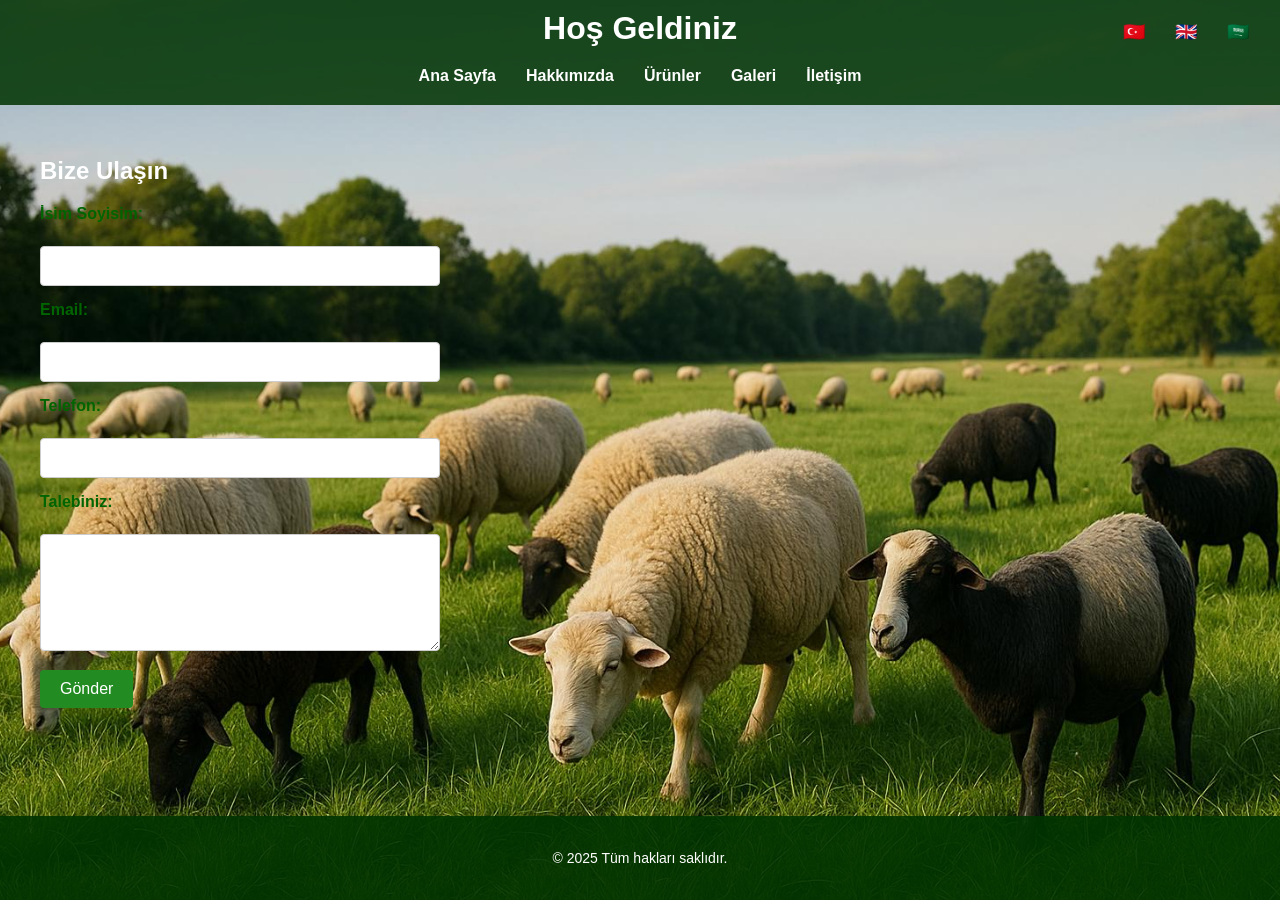
<file: contact.html>
<!DOCTYPE html>
<html lang="tr">
<head>
  <meta charset="UTF-8">
  <title>İletişim</title>
  <link rel="stylesheet" href="style.css">
</head>
<body>
  <header>
    <h1 data-tr="Hoş Geldiniz" data-en="Welcome" data-ar="مرحبًا">Hoş Geldiniz</h1>
    <nav>
       <a href="index.html" data-tr="Ana Sayfa" data-en="Home" data-ar="الصفحة الرئيسية">Ana Sayfa</a>
      <a href="about.html" data-tr="Hakkımızda" data-en="About Us" data-ar="من نحن">Hakkımızda</a>
      <a href="products.html" data-tr="Ürünler" data-en="Products" data-ar="المنتجات">Ürünler</a>
      <a href="gallery.html" data-tr="Galeri" data-en="Gallery" data-ar="معرض الصور">Galeri</a>
      <a href="contact.html" data-tr="İletişim" data-en="Contact" data-ar="اتصل بنا">İletişim</a>
    </nav>
    <div class="language-selector">
  <button onclick="setLanguage('tr')">🇹🇷</button>
  <button onclick="setLanguage('en')">🇬🇧</button>
  <button onclick="setLanguage('ar')">🇸🇦</button>
</div>
  </header>

  <main>
    <h2 data-tr="Bize Ulaşın" data-en="Contact Us" data-ar="اتصل بنا">Bize Ulaşın</h2>

    <form action="https://formsubmit.co/agertul@gmail.com" method="POST" class="contact-form">
      <div>
        <label for="isim" 
          data-tr="İsim Soyisim:" 
          data-en="Full Name:" 
          data-ar="الاسم الكامل:"
        >İsim Soyisim:</label><br>
        <input type="text" id="isim" name="isim" required>
      </div>

      <div>
        <label for="email" 
          data-tr="Email:" 
          data-en="Email:" 
          data-ar="البريد الإلكتروني:"
        >Email:</label><br>
        <input type="email" id="email" name="email" required>
      </div>

      <div>
        <label for="telefon" 
          data-tr="Telefon:" 
          data-en="Phone:" 
          data-ar="الهاتف:"
        >Telefon:</label><br>
        <input type="text" id="telefon" name="telefon" required>
      </div>

      <div>
        <label for="talep" 
          data-tr="Talebiniz:" 
          data-en="Your Request:" 
          data-ar="طلبك:"
        >Talebiniz:</label><br>
        <textarea id="talep" name="talep" rows="5" required></textarea>
      </div>

     <!-- Form gönderildikten sonra yönlendirilecek sayfa -->
  <input type="hidden" name="_next" value="https://agertul.github.io/ciftlik-sitesi/tesekkurler.html">

      <button type="submit" 
        data-tr="Gönder" 
        data-en="Send" 
        data-ar="إرسال"
      >Gönder</button>
    </form>
  </main>

  <footer>
    <p>&copy; 2025 Tüm hakları saklıdır.</p>
  </footer>

  <script>
    function setLanguage(lang) {
      localStorage.setItem("lang", lang);
      translatePage(lang);
    }

    function translatePage(lang) {
      const elements = document.querySelectorAll("[data-" + lang + "]");
      elements.forEach(el => {
        el.textContent = el.getAttribute("data-" + lang);
      });
    }

    document.addEventListener("DOMContentLoaded", () => {
      const savedLang = localStorage.getItem("lang") || "tr";
      translatePage(savedLang);
    });
  </script>
</body>
</html>
</file>
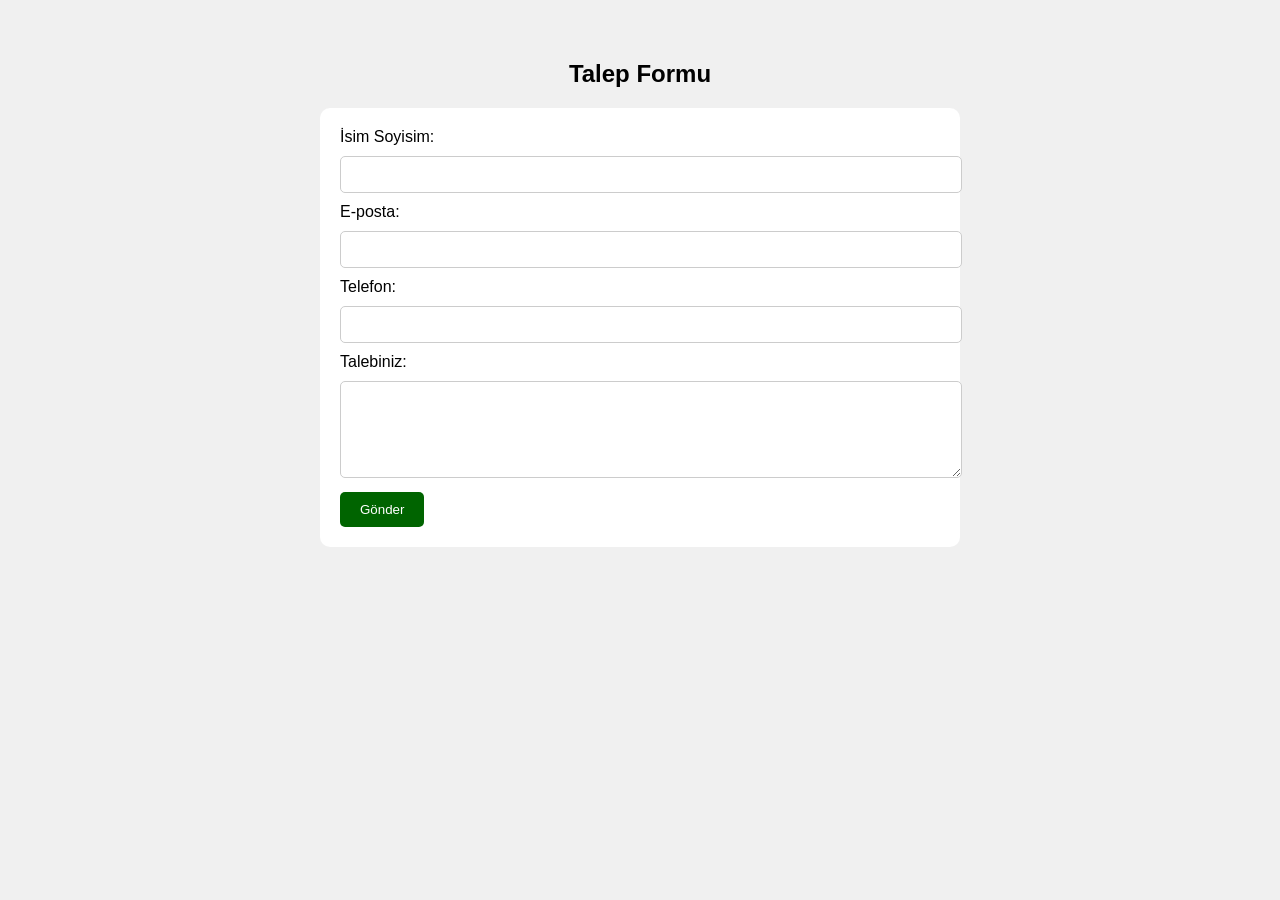
<file: form.html>
<!DOCTYPE html>
<html lang="tr">
<head>
  <meta charset="UTF-8">
  <title>Talep Formu</title>
  <style>
    body {
      font-family: Arial;
      background: #f0f0f0;
      padding: 2em;
    }
    form {
      background: white;
      padding: 20px;
      max-width: 600px;
      margin: auto;
      border-radius: 10px;
    }
    input, textarea {
      width: 100%;
      padding: 10px;
      margin: 10px 0;
      border-radius: 5px;
      border: 1px solid #ccc;
    }
    button {
      background: #006400;
      color: white;
      padding: 10px 20px;
      border: none;
      border-radius: 5px;
    }
    button:hover {
      background: #228B22;
    }
  </style>
</head>
<body>

<h2 style="text-align:center">Talep Formu</h2>
<form action="form-gonder.php" method="POST">
  <label>İsim Soyisim:</label>
  <input type="text" name="isim" required>

  <label>E-posta:</label>
  <input type="email" name="email" required>

  <label>Telefon:</label>
  <input type="tel" name="telefon">

  <label>Talebiniz:</label>
  <textarea name="talep" rows="5" required></textarea>

  <button type="submit">Gönder</button>
</form>

</body>
</html>
</file>
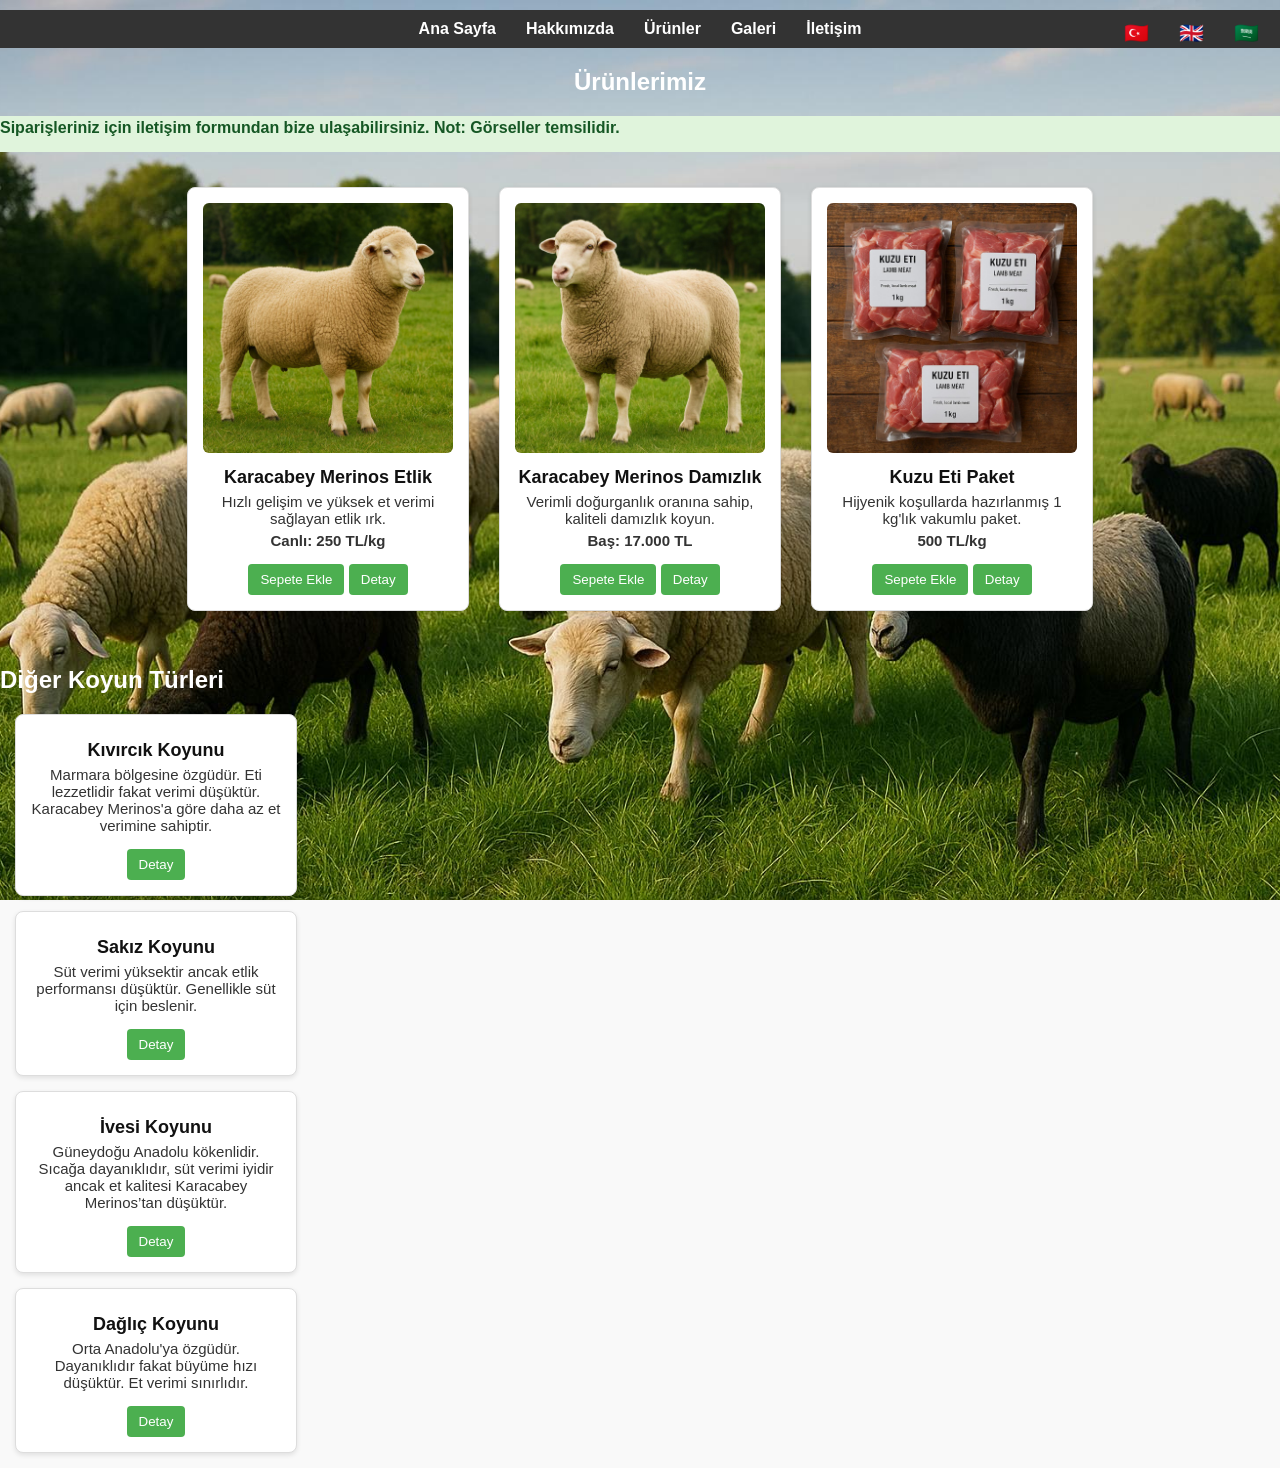
<file: products.html>
<!DOCTYPE html>
<html lang="tr">
<head>
  <meta charset="UTF-8">
  <title data-tr="Ürünler" data-en="Products" data-ar="المنتجات">Ürünler</title>
  <link rel="stylesheet" href="style.css">
  <script src="script.js" defer></script>
  <style>
    body { font-family: Arial, sans-serif; margin: 0; padding: 0; background-color: #f9f9f9; }
    nav { background-color: #333; padding: 10px; text-align: center; }
    nav a { color: white; margin: 0 15px; text-decoration: none; font-weight: bold; }
    .product-grid { display: flex; flex-wrap: wrap; justify-content: center; padding: 20px; }
    .product-card {
      background-color: white;
      border: 1px solid #ddd;
      border-radius: 8px;
      width: 250px;
      margin: 15px;
      padding: 15px;
      box-shadow: 0 2px 5px rgba(0,0,0,0.1);
      text-align: center;
    }
    .product-card img { width: 100%; height: auto; border-radius: 6px; }
    .product-card h3 { margin: 10px 0 5px; }
    .product-card p { margin: 5px 0; }
    .product-card button {
      background-color: #4CAF50;
      color: white;
      border: none;
      padding: 8px 12px;
      margin-top: 10px;
      cursor: pointer;
      border-radius: 4px;
    }
    .product-card button:hover { background-color: #45a049; }
    .language-selector {
      position: absolute;
      top: 10px;
      right: 10px;
    }
    .language-selector button {
      background: none;
      border: none;
      font-size: 20px;
      cursor: pointer;
      margin-left: 5px;
    }
    .details-box {
      display: none;
      margin-top: 10px;
      font-size: 0.9em;
      color: #333;
      text-align: left;
    }
  </style>
  <script>
    function toggleDetails(id) {
      const details = document.getElementById(id);
      details.style.display = (details.style.display === "block") ? "none" : "block";
    }

    function setLanguage(lang) {
      localStorage.setItem('lang', lang);
      translatePage(lang);
    }

    function translatePage(lang) {
      document.querySelectorAll('[data-' + lang + ']').forEach(el => {
        el.innerText = el.getAttribute('data-' + lang);
      });
    }

    document.addEventListener("DOMContentLoaded", function () {
      const lang = localStorage.getItem('lang') || 'tr';
      translatePage(lang);
    });
  </script>
</head>
<body>
  <div class="language-selector">
    <button onclick="setLanguage('tr')">🇹🇷</button>
    <button onclick="setLanguage('en')">🇬🇧</button>
    <button onclick="setLanguage('ar')">🇸🇦</button>
  </div>

  <nav>
    <a href="index.html" data-tr="Ana Sayfa" data-en="Home" data-ar="الصفحة الرئيسية">Ana Sayfa</a>
    <a href="about.html" data-tr="Hakkımızda" data-en="About Us" data-ar="من نحن">Hakkımızda</a>
    <a href="products.html" data-tr="Ürünler" data-en="Products" data-ar="المنتجات">Ürünler</a>
    <a href="gallery.html" data-tr="Galeri" data-en="Gallery" data-ar="معرض الصور">Galeri</a>
    <a href="contact.html" data-tr="İletişim" data-en="Contact" data-ar="اتصل بنا">İletişim</a>
  </nav>

  <h2 style="text-align:center;" data-tr="Ürünlerimiz" data-en="Our Products" data-ar="منتجاتنا">Ürünlerimiz</h2>

<!-- Kayan yazı kutusu -->
<div id="marqueeBox" class="marquee-box">
<div id="marqueeText" class="marquee-text marquee-ltr" data-tr="Siparişleriniz için iletişim formundan bize ulaşabilirsiniz. Not: Görseller temsilidir." data-en="For your orders, please contact us via the contact form. Note: Images are for illustration only." data-ar="لطلباتكم، يمكنكم التواصل معنا من خلال نموذج الاتصال. ملاحظة: الصور لغرض التوضيح فقط.">

    </div> 
  </div>

  <section class="product-grid">

    <!-- Karacabey Merinos Etlik -->
    <div class="product-card">
      <img src="images/karacabey_merinos_etlik.jpg" alt="Karacabey Merinos Etlik">
      <h3 data-tr="Karacabey Merinos Etlik" data-en="Karacabey Merino (Meat)" data-ar="كراكابي ميرينوس - لحم">Karacabey Merinos Etlik</h3>
      <p data-tr="Hızlı gelişim ve yüksek et verimi sağlayan etlik ırk." data-en="Meat breed with fast growth and high yield." data-ar="سلالة لحمية سريعة النمو وعالية الإنتاج.">Hızlı gelişim ve yüksek et verimi sağlayan etlik ırk.</p>
      <p><strong>Canlı: 250 TL/kg</strong></p>
      <button data-tr="Sepete Ekle" data-en="Add to Cart" data-ar="أضف إلى السلة">Sepete Ekle</button>
      <button onclick="toggleDetails('etlik-details')" data-tr="Detay" data-en="Details" data-ar="تفاصيل">Detay</button>
      <div class="details-box" id="etlik-details"
        data-tr="Bu ırk, açık alan besiciliğine uygundur. Yüksek karkas randımanı ile verimli bir yatırım sağlar."
        data-en="This breed is suitable for open-field fattening. Offers high carcass yield and efficient investment."
        data-ar="هذه السلالة مناسبة للتسمين في الهواء الطلق، وتوفر عائدًا عاليًا للذبيحة واستثمارًا فعالًا.">
        Bu ırk, açık alan besiciliğine uygundur. Yüksek karkas randımanı ile verimli bir yatırım sağlar.
      </div>
    </div>

    <!-- Karacabey Merinos Damızlık -->
    <div class="product-card">
      <img src="images/karacabey_merinos_damizlik.jpg" alt="Karacabey Merinos Damızlık">
      <h3 data-tr="Karacabey Merinos Damızlık" data-en="Karacabey Merino (Breeding)" data-ar="كراكابي ميرينوس - تربية">Karacabey Merinos Damızlık</h3>
      <p data-tr="Verimli doğurganlık oranına sahip, kaliteli damızlık koyun." data-en="High fertility and quality breeding sheep." data-ar="أغنام للتربية ذات خصوبة عالية وجودة.">Verimli doğurganlık oranına sahip, kaliteli damızlık koyun.</p>
      <p><strong>Baş: 17.000 TL</strong></p>
      <button data-tr="Sepete Ekle" data-en="Add to Cart" data-ar="أضف إلى السلة">Sepete Ekle</button>
      <button onclick="toggleDetails('damizlik-details')" data-tr="Detay" data-en="Details" data-ar="تفاصيل">Detay</button>
      <div class="details-box" id="damizlik-details"
        data-tr="Genetik olarak üstün bireylerden seçilmiş, süt ve döl verimi yüksek damızlıklar sunuyoruz."
        data-en="Our breeding stock is selected from genetically superior individuals with high milk and reproductive efficiency."
        data-ar="نقدم سلالات للتربية مختارة وراثياً، بإنتاج حليب وخصوبة عاليين.">
        Genetik olarak üstün bireylerden seçilmiş, süt ve döl verimi yüksek damızlıklar sunuyoruz.
      </div>
    </div>

    <!-- Kuzu Eti Paket -->
    <div class="product-card">
      <img src="images/kuzu_eti_paket.jpg" alt="Kuzu Eti Paket">
      <h3 data-tr="Kuzu Eti Paket" data-en="Lamb Meat Pack" data-ar="علبة لحم الخروف">Kuzu Eti Paket</h3>
      <p data-tr="Hijyenik koşullarda hazırlanmış 1 kg'lık vakumlu paket." data-en="1kg vacuum-packed, hygienically processed." data-ar="معبأة تحت التفريغ في عبوات 1 كغ.">Hijyenik koşullarda hazırlanmış 1 kg'lık vakumlu paket.</p>
      <p><strong>500 TL/kg</strong></p>
      <button data-tr="Sepete Ekle" data-en="Add to Cart" data-ar="أضف إلى السلة">Sepete Ekle</button>
      <button onclick="toggleDetails('paket-details')" data-tr="Detay" data-en="Details" data-ar="تفاصيل">Detay</button>
      <div class="details-box" id="paket-details"
        data-tr="Etlerimiz günlük kesim sonrası vakumla paketlenir ve soğuk zincirle gönderilir. %100 doğal ve katkısızdır."
        data-en="Our meats are vacuum-packed after daily slaughter and delivered via cold chain. 100% natural and additive-free."
        data-ar="يتم تغليف لحومنا بتفريغ الهواء بعد الذبح اليومي وتوصيلها بسلسلة تبريد. طبيعية 100٪ وخالية من الإضافات.">
        Etlerimiz günlük kesim sonrası vakumla paketlenir ve soğuk zincirle gönderilir. %100 doğal ve katkısızdır.
      </div>
    </div>

  </section>
<section class="product-section">
   <h2 data-tr="Diğer Koyun Türleri" data-en="Other Sheep Breeds" data-ar="أنواع أخرى من الأغنام">Diğer Koyun Türleri</h2>
  
  <div class="product-card">
    <h3 data-tr="Kıvırcık Koyunu" data-en="Kivircik Sheep" data-ar="غنم كيفيرجيك">Kıvırcık Koyunu</h3>
    <p data-tr="Marmara bölgesine özgüdür. Eti lezzetlidir fakat verimi düşüktür. Karacabey Merinos'a göre daha az et verimine sahiptir." 
       data-en="Native to the Marmara region. Tasty meat but lower yield. Less productive than Karacabey Merinos." 
       data-ar="أصلي من منطقة مرمرة. لحمه لذيذ لكن إنتاجه أقل من كراجابي مرينوس.">
       Marmara bölgesine özgüdür. Eti lezzetlidir fakat verimi düşüktür. Karacabey Merinos'a göre daha az et verimine sahiptir.
    </p>
    <button onclick="showDetails('kivircik')">Detay</button>
  </div>

  <div class="product-card">
    <h3 data-tr="Sakız Koyunu" data-en="Sakız Sheep" data-ar="غنم سكيز">Sakız Koyunu</h3>
    <p data-tr="Süt verimi yüksektir ancak etlik performansı düşüktür. Genellikle süt için beslenir." 
       data-en="High milk yield but low meat performance. Mainly raised for milk." 
       data-ar="إنتاج الحليب مرتفع ولكن الأداء اللحمي ضعيف. يُربى عادة من أجل الحليب.">
       Süt verimi yüksektir ancak etlik performansı düşüktür. Genellikle süt için beslenir.
    </p>
    <button onclick="showDetails('sakiz')">Detay</button>
  </div>

  <div class="product-card">
    <h3 data-tr="İvesi Koyunu" data-en="Awassi Sheep" data-ar="غنم عواسي">İvesi Koyunu</h3>
    <p data-tr="Güneydoğu Anadolu kökenlidir. Sıcağa dayanıklıdır, süt verimi iyidir ancak et kalitesi Karacabey Merinos’tan düşüktür." 
       data-en="Originates from Southeast Anatolia. Heat-resistant, good milk yield but lower meat quality than Karacabey Merinos." 
       data-ar="من أصل جنوب شرق الأناضول. مقاومة للحرارة، إنتاج الحليب جيد، لكن جودة اللحم أقل من مرينوس كراجابي.">
       Güneydoğu Anadolu kökenlidir. Sıcağa dayanıklıdır, süt verimi iyidir ancak et kalitesi Karacabey Merinos’tan düşüktür.
    </p>
    <button onclick="showDetails('ivesi')">Detay</button>
  </div>

  <div class="product-card">
    <h3 data-tr="Dağlıç Koyunu" data-en="Daglic Sheep" data-ar="غنم داغلج">Dağlıç Koyunu</h3>
    <p data-tr="Orta Anadolu'ya özgüdür. Dayanıklıdır fakat büyüme hızı düşüktür. Et verimi sınırlıdır." 
       data-en="Native to Central Anatolia. Hardy but slow-growing. Limited meat yield." 
       data-ar="أصلي من وسط الأناضول. قوي ولكنه بطيء النمو. إنتاج اللحوم محدود.">
       Orta Anadolu'ya özgüdür. Dayanıklıdır fakat büyüme hızı düşüktür. Et verimi sınırlıdır.
    </p>
    <button onclick="showDetails('daglic')">Detay</button>
  </div>
</section>
<script>
  // Yerel depoda sepet varsa onu al, yoksa boş dizi başlat
  let cart = JSON.parse(localStorage.getItem("cart")) || [];

  // Sepete ekle fonksiyonu
  document.querySelectorAll('button[data-tr="Sepete Ekle"]').forEach(button => {
  button.addEventListener('click', function () {
    const productCard = this.closest('.product-card');
    const productName = productCard.querySelector('h3').innerText;
    const description = productCard.querySelector('p').innerText;

    // Mevcut sepette varsa quantity'yi artır
    let cart = JSON.parse(localStorage.getItem("cart")) || [];
    const existing = cart.find(item => item.name === productName);
    if (existing) {
      existing.quantity += 1;
    } else {
      cart.push({ name: productName, description: description, quantity: 1 });
    }

    localStorage.setItem("cart", JSON.stringify(cart));
    alert(productName + " sepete eklendi!");
  });
});
</script>
</body>
</html>
</file>
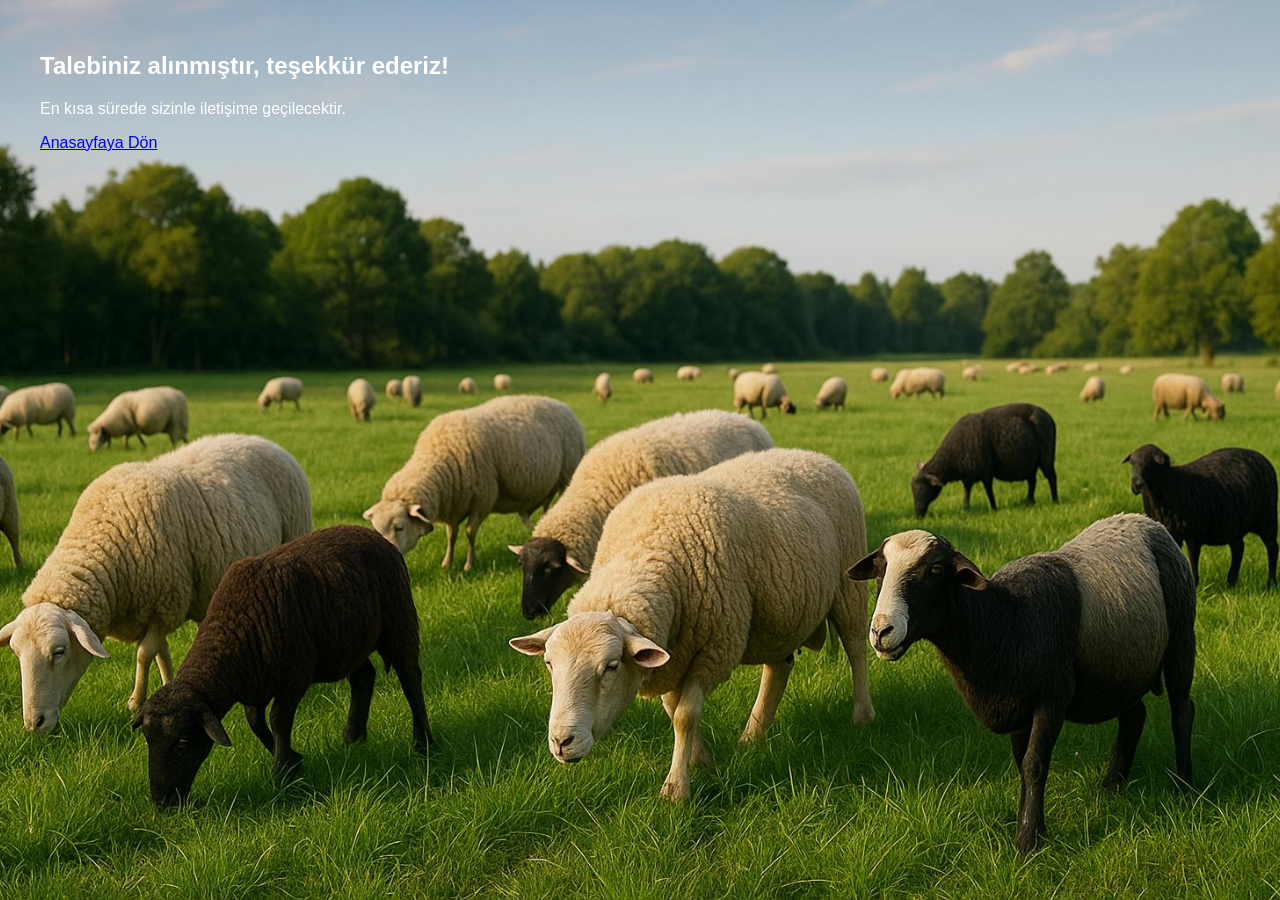
<file: tesekkurler.html>
<!DOCTYPE html>
<html lang="tr">
<head>
  <meta charset="UTF-8">
  <title>Teşekkürler</title>
  <link rel="stylesheet" href="style.css">
</head>
<body>
  <main>
    <h2>Talebiniz alınmıştır, teşekkür ederiz!</h2>
    <p>En kısa sürede sizinle iletişime geçilecektir.</p>
    <a href="index.html">Anasayfaya Dön</a>
  </main>
</body>
</html>
</file>
<file: style.css>
body {
  font-family: Arial, sans-serif;
  margin: 0;
  padding: 0;
  background-image: url('background.jpg');
  background-size: cover;
  background-position: center;
  background-repeat: no-repeat;
  background-attachment: fixed;
  color: #fff;
  min-height: 100vh;
  display: flex;
  flex-direction: column;
}

header {
  background: #004d00;
  color: white;
  padding: 0.5em;
  text-align: center;
}

nav {
  margin-top: 10px;
  text-align: center;
}

nav a {
  color: white;
  margin: 0 10px;
  text-decoration: none;
  font-weight: bold;
  transition: color 0.3s ease;
}

nav a:hover {
  color: #90ee90;
}

.language-switch {
  margin-top: 10px;
  text-align: center;
}

main {
  flex: 1;
  padding: 2em 40px;
}

footer {
  background-color: rgba(0, 0, 0, 0.7);
  color: white;
  text-align: center;
  padding: 10px 0;
  font-size: 14px;
}

.social-icons {
  text-align: center;
  margin-top: 10px;
}

.social-icons img {
  width: 30px;
  height: 30px;
  margin: 0 10px;
  transition: transform 0.3s ease;
  vertical-align: middle;
}

.social-icons img:hover {
  transform: scale(1.1);
  cursor: default;
}

.contact-form label {
  display: block;
  margin-bottom: 5px;
  font-weight: bold;
  color: darkgreen;
}

.contact-form input,
.contact-form textarea {
  width: 100%;
  max-width: 400px;
  padding: 12px 15px;
  margin-bottom: 15px;
  background-color: #000000; /* Beyaz kutular */
  color: #000000; /* Siyah yazı */
  border: 1px solid #ccc;
  border-radius: 6px;
  font-size: 16px;
  box-sizing: border-box;
}

.contact-form button {
  background-color: #228B22;
  color: white;
  padding: 10px 20px;
  border: none;
  border-radius: 4px;
  font-size: 16px;
  cursor: pointer;
}

.contact-form button:hover {
  background-color: #32CD32;
}
.form-sonuc {
  margin-top: 20px;
  text-align: left;
  background-color: #f9f9f9;
  padding: 20px;
  border-radius: 8px;
  max-width: 500px;
  margin-left: auto;
  margin-right: auto;
  box-shadow: 0 0 10px rgba(0,0,0,0.1);
}

.back-button {
  display: inline-block;
  margin-top: 20px;
  padding: 10px 20px;
  background-color: #4CAF50;
  color: white;
  text-decoration: none;
  border-radius: 4px;
}
.form-sonuc {
  background-color: transparent;
  color: #fff; /* açık tema için */
  text-shadow: 1px 1px 3px black;
}
.product-card p {
  color: #333;  /* veya color: black; */
  font-size: 15px;
  margin: 5px 0;
}



.product-card h3 {
  color: #111;  /* veya black ya da koyu bir renk */
  font-size: 18px;
  margin-bottom: 10px;
}
.language-selector {
  position: absolute;
  top: 10px;
  right: 20px;
  display: flex;
  gap: 1px;
  z-index: 1000;
}

.language-selector button {
  font-size: 18px;
  background: transparent;
  border: none;
  cursor: pointer;
}
<section class="product-section">
  <h2 data-tr="Diğer Koyun Türleri" data-en="Other Sheep Breeds" data-ar="أنواع أخرى من الأغنام">Diğer Koyun Türleri</h2>
  
  <div class="product-card">
    <h3 data-tr="Kıvırcık Koyunu" data-en="Kivircik Sheep" data-ar="غنم كيفيرجيك">Kıvırcık Koyunu</h3>
    <p data-tr="Marmara bölgesine özgüdür. Eti lezzetlidir fakat verimi düşüktür. Karacabey Merinos'a göre daha az et verimine sahiptir." 
       data-en="Native to the Marmara region. Tasty meat but lower yield. Less productive than Karacabey Merinos." 
       data-ar="أصلي من منطقة مرمرة. لحمه لذيذ لكن إنتاجه أقل من كراجابي مرينوس.">
       Marmara bölgesine özgüdür. Eti lezzetlidir fakat verimi düşüktür. Karacabey Merinos'a göre daha az et verimine sahiptir.
    </p>
    <button onclick="showDetails('kivircik')">Detay</button>
  </div>

  <div class="product-card">
    <h3 data-tr="Sakız Koyunu" data-en="Sakız Sheep" data-ar="غنم سكيز">Sakız Koyunu</h3>
    <p data-tr="Süt verimi yüksektir ancak etlik performansı düşüktür. Genellikle süt için beslenir." 
       data-en="High milk yield but low meat performance. Mainly raised for milk." 
       data-ar="إنتاج الحليب مرتفع ولكن الأداء اللحمي ضعيف. يُربى عادة من أجل الحليب.">
       Süt verimi yüksektir ancak etlik performansı düşüktür. Genellikle süt için beslenir.
    </p>
    <button onclick="showDetails('sakiz')">Detay</button>
  </div>

  <div class="product-card">
    <h3 data-tr="İvesi Koyunu" data-en="Awassi Sheep" data-ar="غنم عواسي">İvesi Koyunu</h3>
    <p data-tr="Güneydoğu Anadolu kökenlidir. Sıcağa dayanıklıdır, süt verimi iyidir ancak et kalitesi Karacabey Merinos’tan düşüktür." 
       data-en="Originates from Southeast Anatolia. Heat-resistant, good milk yield but lower meat quality than Karacabey Merinos." 
       data-ar="من أصل جنوب شرق الأناضول. مقاومة للحرارة، إنتاج الحليب جيد، لكن جودة اللحم أقل من مرينوس كراجابي.">
       Güneydoğu Anadolu kökenlidir. Sıcağa dayanıklıdır, süt verimi iyidir ancak et kalitesi Karacabey Merinos’tan düşüktür.
    </p>
    <button onclick="showDetails('ivesi')">Detay</button>
  </div>

  <div class="product-card">
    <h3 data-tr="Dağlıç Koyunu" data-en="Daglic Sheep" data-ar="غنم داغلج">Dağlıç Koyunu</h3>
    <p data-tr="Orta Anadolu'ya özgüdür. Dayanıklıdır fakat büyüme hızı düşüktür. Et verimi sınırlıdır." 
       data-en="Native to Central Anatolia. Hardy but slow-growing. Limited meat yield." 
       data-ar="أصلي من وسط الأناضول. قوي ولكنه بطيء النمو. إنتاج اللحوم محدود.">
       Orta Anadolu'ya özgüdür. Dayanıklıdır fakat büyüme hızı düşüktür. Et verimi sınırlıdır.
    </p>
    <button onclick="showDetails('daglic')">Detay</button>
  </div>
</section>
/* === GENEL AYARLAR === */
body {
  margin: 0;
  font-family: 'Poppins', sans-serif;
  background: url("arka-plan.jpg") no-repeat center center fixed;
  background-size: cover;
  color: #fff;
}

/* === HEADER & MENÜ === */
header {
  background-color: rgba(0, 51, 0, 0.85); /* koyu yeşil şeffaf */
  padding: 10px 20px;
  position: sticky;
  top: 0;
  z-index: 1000;
}

header h1 {
  margin: 0;
  font-size: 2em;
  color: #fff;
  text-align: center;
}

nav {
  display: flex;
  justify-content: center;
  flex-wrap: wrap;
  margin-top: 10px;
}

nav a {
  color: #fff;
  text-decoration: none;
  margin: 10px 15px;
  font-weight: bold;
  transition: color 0.3s ease;
}

nav a:hover {
  color: #ffcc00;
}

/* === DİL SEÇİCİ === */
.language-selector {
  text-align: center;
  margin-top: 10px;
}

.language-selector button {
  margin: 0 5px;
  font-size: 20px;
  cursor: pointer;
  background: none;
  border: none;
}

/* === ANA YAZI KUTUSU === */
main section {
  background-color: rgba(0, 0, 0, 0.5);  /* yarı saydam siyah kutu */
  padding: 30px;
  margin: 80px auto;
  max-width: 700px;
  border-radius: 10px;
  text-align: center;
  color: #fff;
  font-size: 1.2em;
}

/* === FOOTER === */
footer {
  text-align: center;
  padding: 20px;
  background-color: rgba(0, 51, 0, 0.9);
  color: #fff;
}

.social-icons img {
  width: 30px;
  margin: 0 10px;
  vertical-align: middle;
}

.social-icons img {
  width: 30px;
  height: 30px;
  margin: 0 10px;
  transition: transform 0.3s ease;
  vertical-align: middle;
}

.social-icons img:hover {
  transform: scale(1.1);
  cursor: default;
}

.contact-form label {
  display: block;
  margin-bottom: 5px;
  font-weight: bold;
}

.contact-form input,
.contact-form textarea {
  width: 100%;
  max-width: 400px;
  padding: 10px;
  margin-bottom: 15px;
  background-color: #ffffff; /* Beyaz kutular */
  color: #000000; /* Siyah yazı */
  border: 1px solid #ccc;
  border-radius: 4px;
  font-size: 16px;
  box-sizing: border-box;
}

.contact-form button {
  background-color: #228B22;
  color: white;
  padding: 10px 20px;
  border: none;
  border-radius: 4px;
  font-size: 16px;
  cursor: pointer;
}

.contact-form button:hover {
  background-color: #32CD32;
}
.form-sonuc {
  margin-top: 20px;
  text-align: left;
  background-color: #f9f9f9;
  padding: 20px;
  border-radius: 8px;
  max-width: 500px;
  margin-left: auto;
  margin-right: auto;
  box-shadow: 0 0 10px rgba(0,0,0,0.1);
}

.back-button {
  display: inline-block;
  margin-top: 20px;
  padding: 10px 20px;
  background-color: #4CAF50;
  color: white;
  text-decoration: none;
  border-radius: 4px;
}
.form-sonuc {
  background-color: transparent;
  color: #fff; /* açık tema için */
  text-shadow: 1px 1px 3px black;
}
.product-card p {
  color: #333;  /* veya color: black; */
  font-size: 15px;
  margin: 5px 0;
}
.product-card h3 {
  color: #111;  /* veya black ya da koyu bir renk */
  font-size: 18px;
  margin-bottom: 10px;
}
.language-selector {
  position: absolute;
  top: 10px;
  right: 20px;
  display: flex;
  gap: 8px;
  z-index: 1000;
}

.language-selector button {
  font-size: 18px;
  background: transparent;
  border: none;
  cursor: pointer;
}
<section class="product-section">
  <h2 data-tr="Diğer Koyun Türleri" data-en="Other Sheep Breeds" data-ar="أنواع أخرى من الأغنام">Diğer Koyun Türleri</h2>
  
  <div class="product-card">
    <h3 data-tr="Kıvırcık Koyunu" data-en="Kivircik Sheep" data-ar="غنم كيفيرجيك">Kıvırcık Koyunu</h3>
    <p data-tr="Marmara bölgesine özgüdür. Eti lezzetlidir fakat verimi düşüktür. Karacabey Merinos'a göre daha az et verimine sahiptir." 
       data-en="Native to the Marmara region. Tasty meat but lower yield. Less productive than Karacabey Merinos." 
       data-ar="أصلي من منطقة مرمرة. لحمه لذيذ لكن إنتاجه أقل من كراجابي مرينوس.">
       Marmara bölgesine özgüdür. Eti lezzetlidir fakat verimi düşüktür. Karacabey Merinos'a göre daha az et verimine sahiptir.
    </p>
    <button onclick="showDetails('kivircik')">Detay</button>
  </div>

  <div class="product-card">
    <h3 data-tr="Sakız Koyunu" data-en="Sakız Sheep" data-ar="غنم سكيز">Sakız Koyunu</h3>
    <p data-tr="Süt verimi yüksektir ancak etlik performansı düşüktür. Genellikle süt için beslenir." 
       data-en="High milk yield but low meat performance. Mainly raised for milk." 
       data-ar="إنتاج الحليب مرتفع ولكن الأداء اللحمي ضعيف. يُربى عادة من أجل الحليب.">
       Süt verimi yüksektir ancak etlik performansı düşüktür. Genellikle süt için beslenir.
    </p>
    <button onclick="showDetails('sakiz')">Detay</button>
  </div>

  <div class="product-card">
    <h3 data-tr="İvesi Koyunu" data-en="Awassi Sheep" data-ar="غنم عواسي">İvesi Koyunu</h3>
    <p data-tr="Güneydoğu Anadolu kökenlidir. Sıcağa dayanıklıdır, süt verimi iyidir ancak et kalitesi Karacabey Merinos’tan düşüktür." 
       data-en="Originates from Southeast Anatolia. Heat-resistant, good milk yield but lower meat quality than Karacabey Merinos." 
       data-ar="من أصل جنوب شرق الأناضول. مقاومة للحرارة، إنتاج الحليب جيد، لكن جودة اللحم أقل من مرينوس كراجابي.">
       Güneydoğu Anadolu kökenlidir. Sıcağa dayanıklıdır, süt verimi iyidir ancak et kalitesi Karacabey Merinos’tan düşüktür.
    </p>
    <button onclick="showDetails('ivesi')">Detay</button>
  </div>

  <div class="product-card">
    <h3 data-tr="Dağlıç Koyunu" data-en="Daglic Sheep" data-ar="غنم داغلج">Dağlıç Koyunu</h3>
    <p data-tr="Orta Anadolu'ya özgüdür. Dayanıklıdır fakat büyüme hızı düşüktür. Et verimi sınırlıdır." 
       data-en="Native to Central Anatolia. Hardy but slow-growing. Limited meat yield." 
       data-ar="أصلي من وسط الأناضول. قوي ولكنه بطيء النمو. إنتاج اللحوم محدود.">
       Orta Anadolu'ya özgüdür. Dayanıklıdır fakat büyüme hızı düşüktür. Et verimi sınırlıdır.
    </p>
    <button onclick="showDetails('daglic')">Detay</button>
  </div>
</section>

}

.marquee-text {
  display: inline-block;
  white-space: nowrap;
}

.marquee-text span {
  display: inline-block;
  padding-right: 8px;
  animation: marquee-rtl 15s linear infinite;
}

.marquee-box {
  background-color: #e0f4dc;
  color: #155724;
  font-weight: bold;
  font-size: 16px;
  padding: 3px 0;
  overflow: hidden;
  position: relative;
  height: 30px;
}

.marquee-ltr {
  animation: marquee-ltr 15s linear infinite;
}

.marquee-rtl {
  animation: marquee-rtl 35s linear infinite !important;
}

@keyframes marquee-ltr {
  0%   { transform: translateX(100%); }
  100% { transform: translateX(-100%); }
}

@keyframes marquee-rtl {
  0%   { transform: translateX(-100%); }
  100% { transform: translateX(100%); }
}

.hero {
  height: 450px;
  background: url('background.jpg') center center / cover no-repeat;
  position: relative;
  display: flex;
  align-items: center;
  justify-content: center;
}

.hero-overlay {
  position: absolute;
  top: 0; left: 0;
  width: 100%;
  height: 100%;
  background-color: rgba(0,0,0,0.5); /* koyuluk ayarı */
  display: flex;
  align-items: center;
  justify-content: center;
  text-align: center;
  padding: 40px;
  box-sizing: border-box;
}

.hero-content {
  color: #fff;
  padding: 20px;
  max-width: 800px;
}

.hero h1 {
  font-size: 48px;
  margin-bottom: 20px;
}

.hero p {
  font-size: 20px;
  margin-bottom: 30px;
}

.hero-btn {
  display: inline-block;
  background-color: #5c8a00;
  color: white;
  padding: 12px 25px;
  text-decoration: none;
  font-weight: bold;
  border-radius: 5px;
  transition: background 0.3s ease;
}

.hero-btn:hover {
  background-color: #446600;
}

.sorgulama-kutusu {
  position: absolute;
  top: 20px;
  left: 20px;
  margin: 40px auto;
  padding: 8px 5px;
  max-width: 180px;
  background-color: rgba(255, 255, 255, 0.7);
  border-radius: 8px;
  z-index: 5;
  box-shadow: 0 0 10px rgba(0,0,0,0.2);
}

.sorgula-btn {
  display: inline-block;
  background-color: #2b7a0b;
  color: white;
  padding: 8px 15px;
  font-size: 14px;
  border-radius: 4px;
  text-decoration: none;
  font-weight: bold;
  margin-bottom: 2px;
}

.sorgula-btn:hover {
  background-color: #388e3c;
}

.sorgulama-aciklama {
  margin: 0;
  font-size: 13px;
  color: #333;
}


/* Küçük ekranlarda sabitliği kaldır, hizalı hale getir */
@media (max-width: 768px) {
  .sorgulama-kutusu {
    position: relative;
    top: auto;
    left: auto;
    margin: 10px auto;
    display: block;
    }
  @media (max-width: 768px) {
  .main-text {
    font-size: 14px;
    text-align: center;
    padding: 20px;
    background-color: #f8f8f8;
    }
}
</file>
